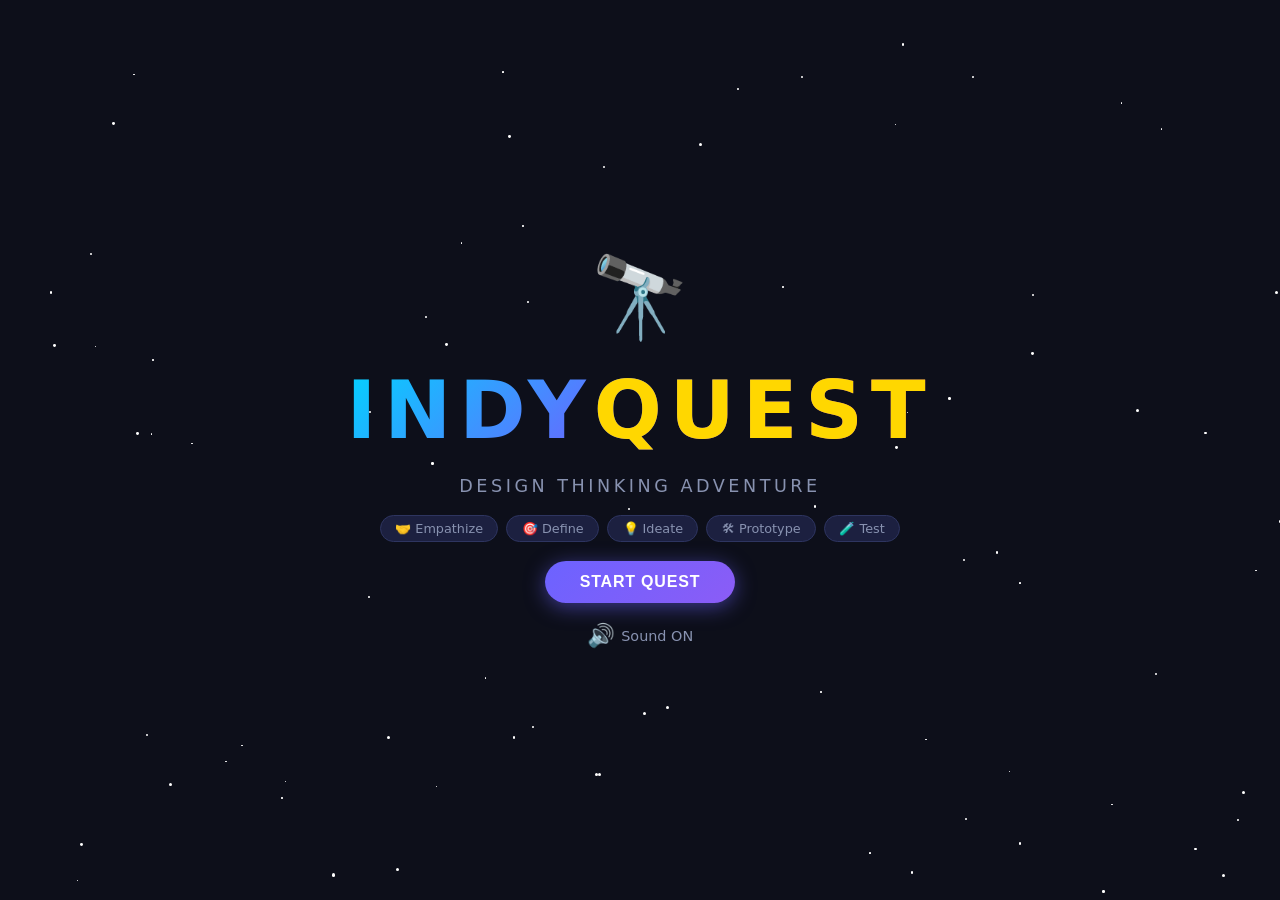
<file: index.html>
<!DOCTYPE html>
<html lang="en">
<head>
  <meta charset="UTF-8" />
  <meta name="viewport" content="width=device-width, initial-scale=1.0" />
  <title>Indy Design Thinking Quest</title>
  <link rel="stylesheet" href="style.css" />
</head>
<body>

<!-- ═══════════════════════════════════════════════════════ SCREENS ══ -->

<!-- TITLE SCREEN -->
<div id="screen-title" class="screen active">
  <div class="stars" id="stars"></div>
  <div class="title-content">
    <div class="title-logo">🔭</div>
    <h1 class="title-text">INDY<span class="highlight">QUEST</span></h1>
    <p class="subtitle">Design Thinking Adventure</p>
    <div class="stage-badges">
      <span class="badge">🤝 Empathize</span>
      <span class="badge">🎯 Define</span>
      <span class="badge">💡 Ideate</span>
      <span class="badge">🛠 Prototype</span>
      <span class="badge">🧪 Test</span>
    </div>
    <button class="btn btn-primary pulse" onclick="goToCharacter()">START QUEST</button>
    <div class="sound-toggle-wrap">
      <button class="btn-icon" id="btn-sound" onclick="toggleSound()" title="Toggle Sound">🔊</button>
      <span>Sound ON</span>
    </div>
  </div>
</div>

<!-- CHARACTER SELECT -->
<div id="screen-character" class="screen">
  <div class="screen-header">
    <h2>Choose Your Design Thinker</h2>
    <p>Each hero brings a unique superpower to your quest!</p>
  </div>
  <div class="character-grid">
    <div class="character-card" onclick="selectCharacter(this,'Nova','🚀','Rapid Prototyper','You move fast and test often—fail early, learn faster!')">
      <div class="char-avatar">🚀</div>
      <div class="char-name">Nova</div>
      <div class="char-power">Rapid Prototyper</div>
      <div class="char-desc">Builds mockups at the speed of light</div>
    </div>
    <div class="character-card" onclick="selectCharacter(this,'Echo','🎧','Empathy Master','You listen deeply and understand people like no one else!')">
      <div class="char-avatar">🎧</div>
      <div class="char-name">Echo</div>
      <div class="char-power">Empathy Master</div>
      <div class="char-desc">Reads emotions and uncovers hidden needs</div>
    </div>
    <div class="character-card" onclick="selectCharacter(this,'Blaze','⚡','Idea Generator','Your brainstorms are legendary—quantity over quality, first!')">
      <div class="char-avatar">⚡</div>
      <div class="char-name">Blaze</div>
      <div class="char-power">Idea Generator</div>
      <div class="char-desc">Generates 100 ideas before breakfast</div>
    </div>
    <div class="character-card" onclick="selectCharacter(this,'Sage','🔬','Systems Thinker','You see connections others miss and define problems precisely!')">
      <div class="char-avatar">🔬</div>
      <div class="char-name">Sage</div>
      <div class="char-power">Systems Thinker</div>
      <div class="char-desc">Breaks down complex problems with ease</div>
    </div>
  </div>
</div>

<!-- HUD (visible during gameplay) -->
<div id="hud" class="hud hidden">
  <div class="hud-left">
    <span id="hud-char">🚀 Nova</span>
    <div class="xp-bar-wrap">
      <div class="xp-bar" id="xp-bar"></div>
    </div>
    <span id="hud-xp">0 XP</span>
  </div>
  <div class="hud-center">
    <div class="stage-tracker" id="stage-tracker"></div>
  </div>
  <div class="hud-right">
    <span>⭐ <span id="hud-score">0</span></span>
    <span>❤️ <span id="hud-lives">3</span></span>
    <button class="btn-icon" id="btn-sound-hud" onclick="toggleSound()" title="Toggle Sound">🔊</button>
  </div>
</div>

<!-- STAGE INTRO -->
<div id="screen-stage-intro" class="screen">
  <div class="stage-intro-content">
    <div class="stage-icon" id="intro-icon">🤝</div>
    <div class="stage-number" id="intro-stage-num">Stage 1 of 5</div>
    <h2 id="intro-stage-name">Empathize</h2>
    <p id="intro-stage-desc">Walk in someone else's shoes to truly understand their needs.</p>
    <div class="intro-tip" id="intro-tip"></div>
    <button class="btn btn-primary" onclick="startStage()">LET'S GO! ▶</button>
  </div>
</div>

<!-- QUESTION SCREEN -->
<div id="screen-question" class="screen">
  <div class="question-wrap">
    <div class="question-meta">
      <span class="q-stage-tag" id="q-stage-tag">🤝 Empathize</span>
      <span class="q-num" id="q-num">Q 1 / 4</span>
    </div>
    <div class="question-box">
      <p class="scenario-label" id="scenario-label"></p>
      <h3 id="question-text">Question text here</h3>
    </div>
    <div class="answers" id="answers"></div>
    <div class="feedback-banner hidden" id="feedback-banner">
      <span id="feedback-icon">✅</span>
      <span id="feedback-text"></span>
    </div>
  </div>
</div>

<!-- MINI-GAME: SORT CHALLENGE -->
<div id="screen-sort" class="screen">
  <div class="sort-wrap">
    <div class="question-meta">
      <span class="q-stage-tag" id="sort-stage-tag">💡 Ideate</span>
      <span>CHALLENGE</span>
    </div>
    <h3 id="sort-title">Sort these ideas!</h3>
    <p id="sort-instruction">Drag or click ideas into the correct category.</p>
    <div class="sort-grid">
      <div class="sort-column" id="sort-col-a">
        <div class="sort-col-header" id="sort-col-a-label">Category A</div>
        <div class="sort-drop-zone" id="drop-a" ondragover="event.preventDefault()" ondrop="onDrop(event,'a')"></div>
      </div>
      <div class="sort-items-pool" id="sort-pool"></div>
      <div class="sort-column" id="sort-col-b">
        <div class="sort-col-header" id="sort-col-b-label">Category B</div>
        <div class="sort-drop-zone" id="drop-b" ondragover="event.preventDefault()" ondrop="onDrop(event,'b')"></div>
      </div>
    </div>
    <button class="btn btn-primary" id="sort-submit" onclick="checkSort()">CHECK ANSWERS</button>
    <div class="feedback-banner hidden" id="sort-feedback">
      <span id="sort-feedback-icon">✅</span>
      <span id="sort-feedback-text"></span>
    </div>
  </div>
</div>

<!-- STAGE COMPLETE -->
<div id="screen-stage-complete" class="screen">
  <div class="stage-complete-content">
    <div class="badge-earned" id="badge-earned">🏅</div>
    <h2>Stage Complete!</h2>
    <p id="stage-complete-msg">You've mastered Empathize!</p>
    <div class="stars-earned" id="stars-earned"></div>
    <div class="xp-gained" id="xp-gained">+150 XP</div>
    <div class="insight-box" id="insight-box"></div>
    <button class="btn btn-primary" onclick="nextStage()">CONTINUE →</button>
  </div>
</div>

<!-- GAME OVER -->
<div id="screen-gameover" class="screen">
  <div class="gameover-content">
    <div class="gameover-icon">💔</div>
    <h2>Quest Paused!</h2>
    <p>Don't give up—design thinkers learn from every attempt!</p>
    <button class="btn btn-primary" onclick="restartGame()">TRY AGAIN 🔄</button>
    <button class="btn btn-secondary" onclick="goToTitle()">Main Menu</button>
  </div>
</div>

<!-- VICTORY SCREEN -->
<div id="screen-victory" class="screen">
  <div class="stars" id="victory-stars"></div>
  <div class="victory-content">
    <div class="trophy">🏆</div>
    <h1>QUEST COMPLETE!</h1>
    <p id="victory-char-name">Nova</p>
    <p class="victory-subtitle">You've mastered all 5 stages of Design Thinking!</p>
    <div class="final-score-wrap">
      <div class="final-score-item">
        <span class="fs-num" id="final-score">0</span>
        <span class="fs-label">Total Score</span>
      </div>
      <div class="final-score-item">
        <span class="fs-num" id="final-xp">0</span>
        <span class="fs-label">XP Earned</span>
      </div>
      <div class="final-score-item">
        <span class="fs-num" id="final-badge-count">5</span>
        <span class="fs-label">Badges</span>
      </div>
    </div>
    <div class="badges-collected" id="badges-collected"></div>
    <div class="certificate">
      <p>🎓 <strong id="cert-name">Nova</strong> is now a certified Design Thinker!</p>
    </div>
    <button class="btn btn-primary" onclick="restartGame()">PLAY AGAIN</button>
    <button class="btn btn-secondary" onclick="goToTitle()">Main Menu</button>
  </div>
</div>

<!-- FLOATING TOAST -->
<div id="toast" class="toast hidden"></div>

<!-- CONFETTI CANVAS -->
<canvas id="confetti-canvas"></canvas>

<script src="game.js"></script>
</body>
</html>
</file>
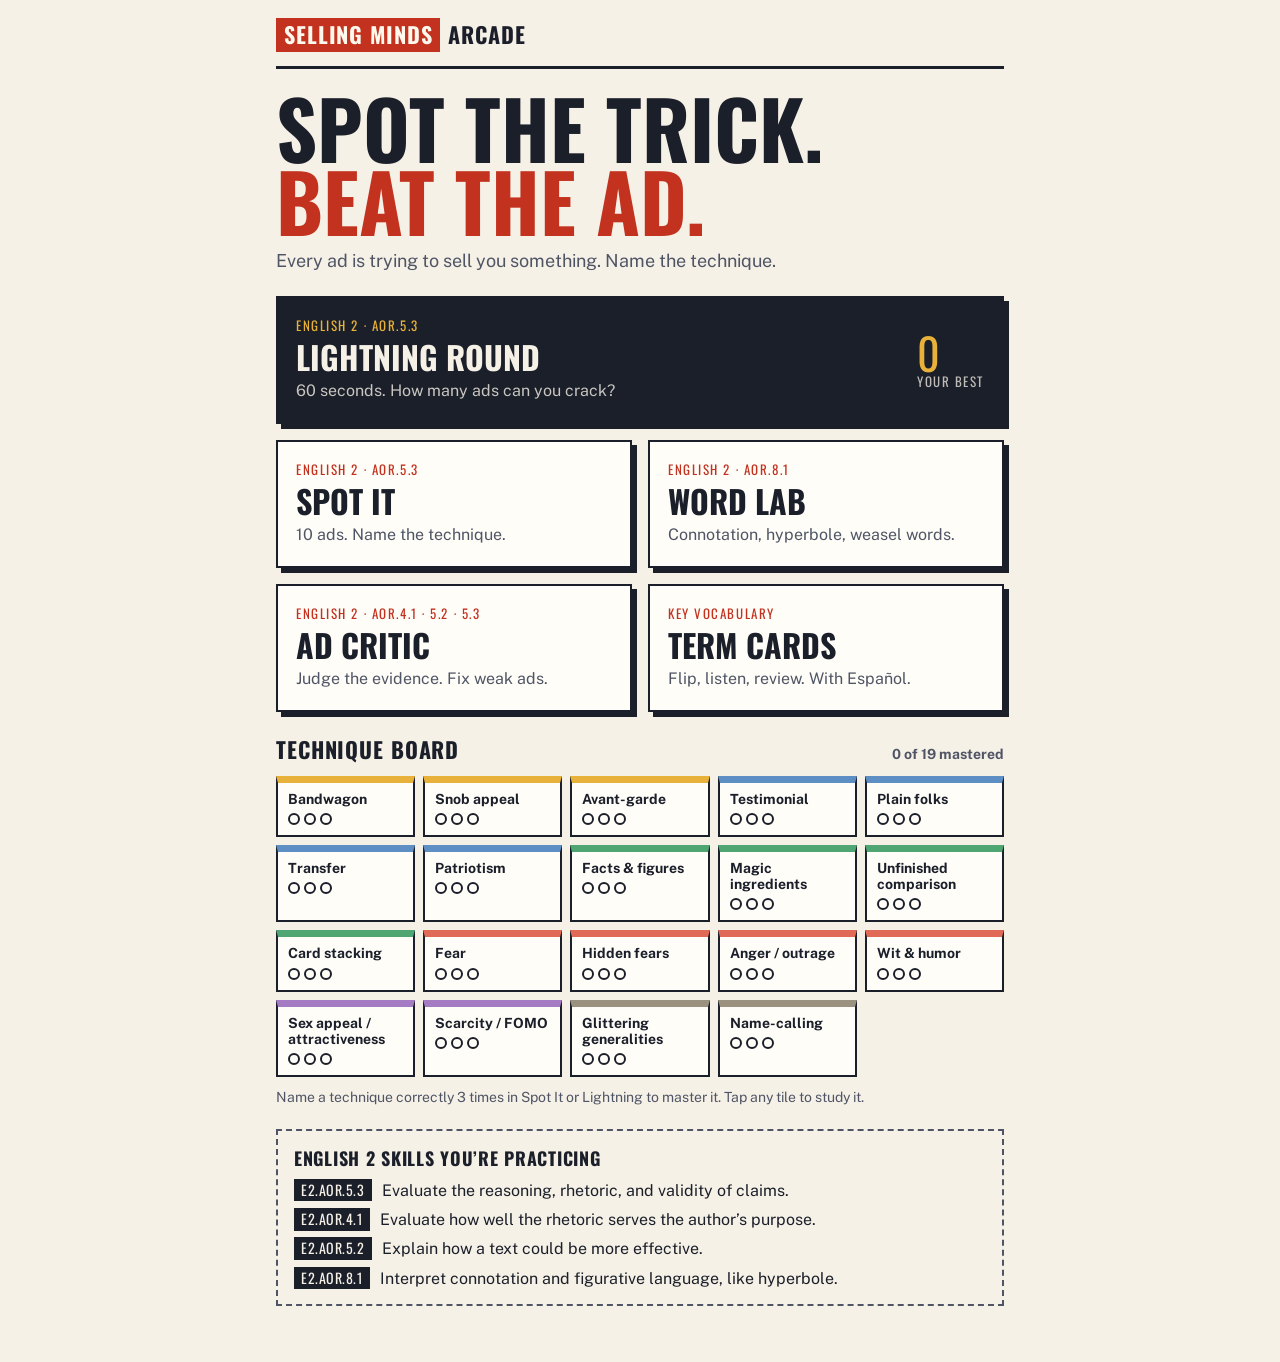
<file: selling-minds-arcade/index.html>
<!DOCTYPE html>
<html lang="en">
<head>
<meta charset="utf-8">
<meta name="viewport" content="width=device-width, initial-scale=1, viewport-fit=cover">
<style>:root{padding-top:env(safe-area-inset-top,0px);padding-bottom:env(safe-area-inset-bottom,0px)}body{margin:0}img{max-width:100%}[hidden]{display:none!important}</style>
<title>Selling Minds Arcade</title>
<meta name="claude:viewport-fit-sides" content="cover">
<link rel="preconnect" href="https://fonts.googleapis.com">
<link rel="preconnect" href="https://fonts.gstatic.com" crossorigin>
<link rel="stylesheet" href="https://fonts.googleapis.com/css2?family=Oswald:wght@500;700&family=Public+Sans:wght@400;600;800&display=swap">
<style>
/* Layout: one 760px play column; every ad is a printed poster slapped on the table with a hard ink shadow, matching the unit deck */
:root{
  --paper:#F6F1E7; --card:#FFFDF8; --ink:#1B1F2A; --ink-2:#4F5565; --shadow:#1B1F2A;
  --red:#C2321F; --on-red:#FFF8EC; --gold:#E8B23A; --blue:#2F5D8A;
  --good:#24724A; --good-bg:#DDF0E3; --bad:#B42B1A; --bad-bg:#F9DFD9;
  --c-belong:#E8B23A; --c-trust:#5E8FC4; --c-logic:#4FA673; --c-emotion:#E06A55; --c-attract:#A57BC4; --c-words:#9A917F; --c-vocab:#1B1F2A;
  --display:'Oswald','Arial Narrow',Arial,sans-serif;
  --body:'Public Sans',system-ui,-apple-system,'Segoe UI',Arial,sans-serif;
}
@media (prefers-color-scheme: dark){:root:not([data-theme="light"]){
  --paper:#13161D; --card:#1E232D; --ink:#F2EDE3; --ink-2:#B1B7C3; --shadow:#3B4252;
  --red:#F0604F; --on-red:#1B1F2A; --gold:#F2C45A; --blue:#8DB8E8;
  --good:#5CC88A; --good-bg:#17311F; --bad:#FF8A78; --bad-bg:#3B1E1A;
  --c-belong:#F2C45A; --c-trust:#7FAEE0; --c-logic:#6CC48E; --c-emotion:#F08A76; --c-attract:#C49BE0; --c-words:#B8AF9C; --c-vocab:#F2EDE3;
  color-scheme:dark}}
:root[data-theme="dark"]{
  --paper:#13161D; --card:#1E232D; --ink:#F2EDE3; --ink-2:#B1B7C3; --shadow:#3B4252;
  --red:#F0604F; --on-red:#1B1F2A; --gold:#F2C45A; --blue:#8DB8E8;
  --good:#5CC88A; --good-bg:#17311F; --bad:#FF8A78; --bad-bg:#3B1E1A;
  --c-belong:#F2C45A; --c-trust:#7FAEE0; --c-logic:#6CC48E; --c-emotion:#F08A76; --c-attract:#C49BE0; --c-words:#B8AF9C; --c-vocab:#F2EDE3;
  color-scheme:dark}

*{box-sizing:border-box}
body{background:var(--paper);color:var(--ink);font-family:var(--body);font-size:16px;line-height:1.45}
.wrap{max-width:760px;margin:0 auto;padding-block:18px 56px;padding-left:max(16px,env(safe-area-inset-left,0px));padding-right:max(16px,env(safe-area-inset-right,0px));display:flex;flex-direction:column;gap:22px}
button{font:inherit;color:inherit}
button:focus-visible,[tabindex]:focus-visible{outline:3px solid var(--blue);outline-offset:3px}
h1,h2,h3,p{margin:0}

/* top bar */
.top{display:flex;align-items:center;justify-content:space-between;gap:12px;flex-wrap:wrap;padding-bottom:14px;border-bottom:3px solid var(--ink)}
.logo{background:none;border:0;padding:0;cursor:pointer;display:flex;align-items:center;gap:8px;font-family:var(--display);font-weight:700;font-size:22px;letter-spacing:.04em;text-transform:uppercase}
.logo .mark{background:var(--red);color:var(--on-red);padding:1px 8px}
.stats{display:flex;gap:8px;flex-wrap:wrap}
.pill{font-family:var(--display);font-size:15px;letter-spacing:.06em;text-transform:uppercase;border:2px solid var(--ink);padding:3px 10px;background:var(--card);font-variant-numeric:tabular-nums;white-space:nowrap}
.pill.hot{background:var(--gold);color:#1B1F2A;border-color:#1B1F2A}
.bump{animation:bump .35s}
@keyframes bump{40%{transform:scale(1.18)}}

/* home */
.hero{display:flex;flex-direction:column;gap:10px}
.hero h1{font-family:var(--display);font-weight:700;font-size:clamp(44px,10vw,80px);line-height:.92;text-transform:uppercase;text-wrap:balance}
.hero h1 em{font-style:normal;color:var(--red)}
.hero p{color:var(--ink-2);font-size:18px}
.modes{display:grid;grid-template-columns:repeat(2,minmax(0,1fr));gap:16px}
.mode{text-align:left;background:var(--card);border:2px solid var(--ink);box-shadow:5px 5px 0 var(--shadow);padding:18px 18px 20px;cursor:pointer;display:flex;flex-direction:column;gap:6px;transition:transform .12s,box-shadow .12s;min-width:0}
.mode:hover{transform:translate(-2px,-2px);box-shadow:7px 7px 0 var(--shadow)}
.mode:active{transform:translate(3px,3px);box-shadow:2px 2px 0 var(--shadow)}
.mode .k{font-family:var(--display);font-size:13px;letter-spacing:.12em;text-transform:uppercase;color:var(--red)}
.mode h2{font-family:var(--display);font-weight:700;font-size:32px;line-height:1;text-transform:uppercase}
.mode p{color:var(--ink-2)}
.mode.feature{grid-column:1/-1;background:var(--ink);color:var(--paper);flex-direction:row;align-items:center;justify-content:space-between;gap:16px;flex-wrap:wrap}
.mode.feature .k{color:var(--gold)}
.mode.feature p{color:var(--paper);opacity:.8}
.mode.feature .best{font-family:var(--display);font-size:44px;line-height:1;font-variant-numeric:tabular-nums;color:var(--gold)}
.mode.feature .best small{display:block;font-size:13px;letter-spacing:.12em;text-transform:uppercase;color:var(--paper);opacity:.75}

.section-h{font-family:var(--display);font-size:22px;text-transform:uppercase;letter-spacing:.04em;display:flex;justify-content:space-between;align-items:baseline;gap:12px;flex-wrap:wrap}
.section-h span{font-family:var(--body);font-size:14px;letter-spacing:0;text-transform:none;color:var(--ink-2)}
.board{display:grid;grid-template-columns:repeat(auto-fill,minmax(136px,1fr));gap:8px}
.badge{border:2px solid var(--ink);border-top:7px solid var(--cl);background:var(--card);padding:8px 10px 10px;text-align:left;cursor:pointer;display:flex;flex-direction:column;gap:6px;min-width:0}
.badge b{font-size:14px;line-height:1.15}
.badge.master{background:var(--paper);box-shadow:3px 3px 0 var(--cl)}
.badge .done{font-family:var(--display);font-size:11px;letter-spacing:.12em;text-transform:uppercase;color:var(--ink-2)}
.pips{display:flex;gap:4px}
.pip{width:12px;height:12px;border:2px solid var(--ink);border-radius:50%}
.pip.on{background:var(--cl)}
.stds{border:2px dashed var(--ink-2);padding:14px 16px;display:flex;flex-direction:column;gap:8px}
.stds ul{margin:0;padding:0;list-style:none;display:flex;flex-direction:column;gap:6px}
.stds li{display:flex;gap:10px;align-items:baseline}
.stds code{font-family:var(--display);font-size:14px;letter-spacing:.04em;background:var(--ink);color:var(--paper);padding:1px 7px;white-space:nowrap}

/* play */
.playhead{display:flex;align-items:center;gap:12px;flex-wrap:wrap}
.mode-name{font-family:var(--display);font-size:18px;text-transform:uppercase;letter-spacing:.06em}
.std{font-family:var(--display);font-size:12px;letter-spacing:.1em;text-transform:uppercase;border:2px solid var(--ink);padding:1px 7px;color:var(--ink-2)}
.progress{flex:1;min-width:120px;height:12px;border:2px solid var(--ink);background:var(--card)}
.progress i{display:block;height:100%;background:var(--red);transition:width .3s}
.count{font-family:var(--display);font-variant-numeric:tabular-nums}
.timer{font-family:var(--display);font-size:30px;line-height:1;font-variant-numeric:tabular-nums;min-width:56px;text-align:center;border:3px solid var(--ink);padding:4px 8px;background:var(--card)}
.timer.low{background:var(--red);color:var(--on-red)}
.spacer{flex:1}
.quit{background:none;border:0;text-decoration:underline;cursor:pointer;color:var(--ink-2);padding:4px}
.prompt{font-family:var(--display);font-weight:700;font-size:28px;line-height:1.05;text-transform:uppercase}

.aud{display:flex;gap:10px;align-items:baseline;font-weight:600;flex-wrap:wrap}
.aud span,.ad .pic span{font-family:var(--display);font-weight:500;letter-spacing:.12em;text-transform:uppercase;font-size:12px}
.aud span{background:var(--gold);color:#1B1F2A;padding:1px 7px}
.ad,.quote{border:3px solid var(--ink);box-shadow:8px 8px 0 var(--shadow);padding:20px 22px 24px;display:flex;flex-direction:column;gap:14px;transform:rotate(-.6deg);animation:slap .32s cubic-bezier(.2,.9,.3,1.3)}
.ad{background:var(--ad-bg);color:var(--ad-fg)}
.quote{background:var(--card);color:var(--ink);flex-direction:row;align-items:center;justify-content:space-between;gap:12px}
@keyframes slap{from{transform:rotate(-5deg) scale(.9);opacity:.3}}
.ad-top{display:flex;justify-content:space-between;align-items:center;gap:10px}
.brand{font-family:var(--display);font-size:14px;letter-spacing:.2em;text-transform:uppercase}
.slogan{font-family:var(--display);font-weight:700;font-size:clamp(28px,6.4vw,46px);line-height:1.06;text-wrap:balance;min-width:0}
.ad .pic{font-size:15px;border-top:2px dashed currentColor;padding-top:10px;display:flex;gap:8px;align-items:baseline;flex-wrap:wrap}
.blank{display:inline-block;min-width:3.2em;border-bottom:5px solid var(--red);color:var(--red);text-align:center}
.say{flex:none;width:42px;height:42px;border-radius:50%;border:2px solid currentColor;background:transparent;cursor:pointer;display:grid;place-items:center}

.choices{display:grid;grid-template-columns:repeat(2,minmax(0,1fr));gap:12px}
.choices.long{grid-template-columns:1fr}
.choice{text-align:left;font-weight:700;font-size:18px;line-height:1.25;background:var(--card);border:2px solid var(--ink);box-shadow:4px 4px 0 var(--shadow);padding:13px 14px;cursor:pointer;display:flex;gap:12px;align-items:center;min-height:62px;min-width:0;transition:transform .1s,box-shadow .1s}
.choice:hover:not(:disabled){transform:translate(-1px,-1px);box-shadow:5px 5px 0 var(--shadow)}
.choice:active:not(:disabled){transform:translate(3px,3px);box-shadow:1px 1px 0 var(--shadow)}
.choice .n{flex:none;font-family:var(--display);font-size:14px;width:28px;height:28px;border:2px solid currentColor;display:grid;place-items:center}
.choice:disabled{cursor:default}
.choice.right{background:var(--good-bg);border-color:var(--good);box-shadow:4px 4px 0 var(--good)}
.choice.wrong{background:var(--bad-bg);border-color:var(--bad);box-shadow:4px 4px 0 var(--bad);animation:shake .35s}
.choice.dim{opacity:.45}
.choice .mark{margin-left:auto;font-family:var(--display);font-size:13px;letter-spacing:.08em;text-transform:uppercase}
@keyframes shake{25%{transform:translateX(-6px)}75%{transform:translateX(6px)}}

.tokens{display:flex;flex-wrap:wrap;gap:10px}
.tok{font-family:var(--display);font-weight:700;font-size:clamp(24px,5.4vw,36px);line-height:1.1;background:var(--card);border:2px dashed var(--ink-2);padding:6px 14px;cursor:pointer}
.tok:hover:not(:disabled){border-style:solid;border-color:var(--ink)}
.tok:disabled{cursor:default}
.tok.hit{background:var(--gold);color:#1B1F2A;border:2px solid #1B1F2A}
.tok.miss{background:var(--bad-bg);border:2px solid var(--bad);animation:shake .35s}

.tools{display:flex;gap:10px;align-items:center;flex-wrap:wrap}
.linkbtn{background:var(--card);border:2px solid var(--ink);padding:6px 12px;cursor:pointer;font-weight:600}
.hint{border-left:6px solid var(--gold);background:var(--card);padding:10px 14px}

.fb{border:2px solid var(--ink);border-left:12px solid var(--good);background:var(--card);padding:16px 18px;display:flex;flex-direction:column;gap:8px;animation:rise .25s}
.fb.no{border-left-color:var(--bad)}
.fb .v{font-family:var(--display);font-weight:700;font-size:26px;text-transform:uppercase;line-height:1}
.fb .ask{color:var(--ink-2)}
@keyframes rise{from{transform:translateY(8px);opacity:.3}}
.chip{display:inline-flex;align-items:center;gap:7px;font-weight:800;font-size:15px;border:2px solid var(--ink);padding:3px 11px;background:var(--paper);cursor:default}
button.chip{cursor:pointer}
.chip::before{content:"";width:11px;height:11px;border-radius:50%;background:var(--cl);border:1px solid var(--ink)}
.chips{display:flex;flex-wrap:wrap;gap:8px}
.btn{font-family:var(--display);font-weight:500;font-size:20px;text-transform:uppercase;letter-spacing:.06em;background:var(--red);color:var(--on-red);border:2px solid var(--ink);box-shadow:4px 4px 0 var(--shadow);padding:9px 22px;cursor:pointer;align-self:flex-start}
.btn:active{transform:translate(3px,3px);box-shadow:1px 1px 0 var(--shadow)}
.btn.ghost{background:var(--card);color:var(--ink)}
.row{display:flex;gap:12px;flex-wrap:wrap}

/* end */
.endcard{background:var(--card);border:3px solid var(--ink);box-shadow:8px 8px 0 var(--shadow);padding:24px;display:flex;flex-direction:column;gap:16px}
.eyebrow{font-family:var(--display);font-size:14px;letter-spacing:.12em;text-transform:uppercase;color:var(--red)}
.big{font-family:var(--display);font-weight:700;font-size:clamp(80px,22vw,140px);line-height:.85;font-variant-numeric:tabular-nums}
.unit{font-family:var(--display);font-size:20px;text-transform:uppercase;letter-spacing:.06em;color:var(--ink-2)}

/* flashcards */
.seg{display:flex;border:2px solid var(--ink)}
.seg button{background:var(--card);border:0;padding:5px 12px;cursor:pointer;font-weight:600}
.seg button+button{border-left:2px solid var(--ink)}
.seg button[aria-pressed="true"]{background:var(--ink);color:var(--paper)}
.flash{perspective:1200px}
.flip{position:relative;height:300px;transform-style:preserve-3d;transition:transform .5s;cursor:pointer}
.flip.on{transform:rotateY(180deg)}
.face{position:absolute;inset:0;backface-visibility:hidden;-webkit-backface-visibility:hidden;border:3px solid var(--ink);box-shadow:8px 8px 0 var(--shadow);background:var(--card);padding:22px 24px;display:flex;flex-direction:column;gap:12px;overflow:auto}
.front{border-top:14px solid var(--cl);justify-content:center;align-items:flex-start}
.front .term{font-family:var(--display);font-weight:700;font-size:clamp(40px,10vw,68px);line-height:.95;text-transform:uppercase;text-wrap:balance}
.front .tap{color:var(--ink-2);font-size:14px}
.back{transform:rotateY(180deg);background:var(--paper);justify-content:center}
.back .def{font-size:clamp(20px,4.6vw,26px);font-weight:800;line-height:1.2}
.back .ex{font-family:var(--display);font-size:20px;border-left:5px solid var(--red);padding-left:12px}
.back .es{color:var(--ink-2)}
.back .es span{font-family:var(--display);font-size:12px;letter-spacing:.12em;text-transform:uppercase;border:2px solid var(--ink-2);padding:0 6px;margin-right:6px}
.cardnav{display:flex;gap:10px;align-items:center;flex-wrap:wrap}

.confetti{position:fixed;top:-10px;width:10px;height:16px;pointer-events:none;z-index:50;animation:fall 1.3s ease-in forwards}
@keyframes fall{to{transform:translate(var(--dx),105vh) rotate(var(--r));opacity:.9}}

@media (max-width:560px){
  .modes,.choices{grid-template-columns:1fr}
  .choice{min-height:54px;font-size:17px}
  .prompt{font-size:24px}
  .quote{flex-direction:column;align-items:flex-start}
}
@media (prefers-reduced-motion:reduce){
  *,*::before,*::after{animation:none!important;transition:none!important}
}
</style>
</head>
<body>

<div class="wrap">
  <header class="top">
    <button class="logo" data-act="home" aria-label="Arcade home"><span class="mark">Selling Minds</span> Arcade</button>
    <div class="stats" id="stats" hidden>
      <span class="pill" id="pScore">0 pts</span>
      <span class="pill" id="pStreak">Streak 0</span>
    </div>
  </header>

  <main id="home">
    <div class="wrap" style="padding:0">
      <section class="hero">
        <h1>Spot the trick.<br><em>Beat the ad.</em></h1>
        <p>Every ad is trying to sell you something. Name the technique.</p>
      </section>

      <section class="modes" aria-label="Game modes">
        <button class="mode feature" data-act="go" data-to="lightning">
          <span style="display:flex;flex-direction:column;gap:6px">
            <span class="k">English 2 · AOR.5.3</span>
            <h2>Lightning Round</h2>
            <p>60 seconds. How many ads can you crack?</p>
          </span>
          <span class="best" id="bestL">0<small>your best</small></span>
        </button>
        <button class="mode" data-act="go" data-to="spot">
          <span class="k">English 2 · AOR.5.3</span>
          <h2>Spot It</h2>
          <p>10 ads. Name the technique.</p>
        </button>
        <button class="mode" data-act="go" data-to="words">
          <span class="k">English 2 · AOR.8.1</span>
          <h2>Word Lab</h2>
          <p>Connotation, hyperbole, weasel words.</p>
        </button>
        <button class="mode" data-act="go" data-to="critic">
          <span class="k">English 2 · AOR.4.1 · 5.2 · 5.3</span>
          <h2>Ad Critic</h2>
          <p>Judge the evidence. Fix weak ads.</p>
        </button>
        <button class="mode" data-act="go" data-to="terms">
          <span class="k">Key vocabulary</span>
          <h2>Term Cards</h2>
          <p>Flip, listen, review. With Español.</p>
        </button>
      </section>

      <section style="display:flex;flex-direction:column;gap:10px" aria-label="Technique mastery">
        <h3 class="section-h">Technique board <span id="masterCount">0 of 19 mastered</span></h3>
        <div class="board" id="board"></div>
        <p style="color:var(--ink-2);font-size:14px">Name a technique correctly 3 times in Spot It or Lightning to master it. Tap any tile to study it.</p>
      </section>

      <section class="stds" aria-label="English 2 standards">
        <h3 class="section-h" style="font-size:18px">English 2 skills you’re practicing</h3>
        <ul>
          <li><code>E2.AOR.5.3</code><span>Evaluate the reasoning, rhetoric, and validity of claims.</span></li>
          <li><code>E2.AOR.4.1</code><span>Evaluate how well the rhetoric serves the author’s purpose.</span></li>
          <li><code>E2.AOR.5.2</code><span>Explain how a text could be more effective.</span></li>
          <li><code>E2.AOR.8.1</code><span>Interpret connotation and figurative language, like hyperbole.</span></li>
        </ul>
      </section>
    </div>
  </main>

  <main id="play" hidden style="display:flex;flex-direction:column;gap:20px"></main>
  <main id="terms" hidden style="display:flex;flex-direction:column;gap:18px"></main>
  <main id="end" hidden></main>
</div>

<script>
/* ---------- data ---------- */
const CL = {belong:"Belonging & status", trust:"Trust & identity", logic:"Logic or “logic”", emotion:"Emotion", attract:"Attraction & urgency", words:"Loaded words"};
const T = {
  bandwagon:{n:"Bandwagon",es:"Efecto de arrastre",c:"belong",ap:"pathos",d:"Everyone is doing it, so you should too.",h:"You’ll be left out.",q:"Does popular mean good for me?"},
  snob:{n:"Snob appeal",es:"Atractivo esnob",c:"belong",ap:"pathos",d:"Only rich or special people use this.",h:"Buy it to feel elite.",q:"What am I really paying for?"},
  avant:{n:"Avant-garde",es:"Vanguardia",c:"belong",ap:"pathos",d:"Be the first. This is the future.",h:"New means cool.",q:"Is new actually better?"},
  testimonial:{n:"Testimonial",es:"Testimonio",c:"trust",ap:"ethos",d:"A famous person or expert says it’s good.",h:"Trust them, not yourself.",q:"Were they paid? Are they an expert on this?"},
  plain:{n:"Plain folks",es:"Gente común",c:"trust",ap:"ethos",d:"Regular, hard-working people like you use this.",h:"We’re just like you.",q:"Does “like me” make it good?"},
  transfer:{n:"Transfer",es:"Transferencia",c:"trust",ap:"pathos",d:"Links the product to a symbol people love.",h:"The good feeling moves to the product.",q:"What does the picture have to do with the product?"},
  patriotism:{n:"Patriotism",es:"Patriotismo",c:"trust",ap:"pathos",d:"Buying it shows you love your country.",h:"Good citizens buy this.",q:"Does buying it really help my country?"},
  facts:{n:"Facts & figures",es:"Datos y cifras",c:"logic",ap:"logos",d:"Numbers, tests, or studies prove the point.",h:"It’s science, so trust it.",q:"Who did the test? How many people?"},
  magic:{n:"Magic ingredients",es:"Ingredientes mágicos",c:"logic",ap:"logos",d:"A special-sounding ingredient makes it work.",h:"Secret science you can’t check.",q:"What does that ingredient actually do?"},
  unfinished:{n:"Unfinished comparison",es:"Comparación incompleta",c:"logic",ap:"logos",d:"Says “more” or “better” but never says than what.",h:"Sounds measured, proves nothing.",q:"More than what?"},
  card:{n:"Card stacking",es:"Datos selectivos",c:"logic",ap:"logos",d:"Shows only the good facts. Hides the bad.",h:"Don’t read the fine print.",q:"What’s in the fine print?"},
  fear:{n:"Fear",es:"Miedo",c:"emotion",ap:"pathos",d:"Shows a scary danger if you don’t act.",h:"Act now or suffer.",q:"How likely is this danger, really?"},
  hidden:{n:"Hidden fears",es:"Miedos ocultos",c:"emotion",ap:"pathos",d:"Plays on a private worry, then sells the cure.",h:"Something is wrong with you.",q:"Did I worry about this before the ad?"},
  anger:{n:"Anger / outrage",es:"Ira / indignación",c:"emotion",ap:"pathos",d:"Makes you angry so you click, share, or buy.",h:"Your anger is their profit.",q:"Who gains if I get angry?"},
  humor:{n:"Wit & humor",es:"Ingenio y humor",c:"emotion",ap:"pathos",d:"Makes you laugh so you remember it.",h:"Laughing means liking.",q:"Does the joke tell me anything about the product?"},
  attract:{n:"Sex appeal / attractiveness",es:"Atractivo físico",c:"attract",ap:"pathos",d:"Says the product will make you attractive or popular.",h:"Buy this and people will want you.",q:"Is the photo edited? Will it really change me?"},
  scarcity:{n:"Scarcity / FOMO",es:"Escasez / miedo a perderse algo",c:"attract",ap:"pathos",d:"Limited time or stock. Decide fast.",h:"Don’t stop to think.",q:"Will it really be gone? Do I need it?"},
  glitter:{n:"Glittering generalities",es:"Generalidades brillantes",c:"words",ap:"pathos",d:"Shiny words that sound good but prove nothing.",h:"Feel good. Don’t check.",q:"What does that word actually prove?"},
  namecall:{n:"Name-calling",es:"Insultos / descalificación",c:"words",ap:"pathos",d:"Attacks a rival with negative labels.",h:"They’re bad, so we’re good.",q:"Is there proof, or only an insult?"}
};
const KEYS = Object.keys(T);

const ADS = [
  ["bandwagon","SnapCam","10 million teens already use it. Don’t get left behind."],
  ["bandwagon","Kickz","Everyone at school is wearing them. Are you?"],
  ["bandwagon","StreamBox","Join 50 million fans streaming tonight."],
  ["snob","Velour Watches","Not for everyone."],
  ["snob","Aurum Card","By invitation only."],
  ["snob","Maison Lune","Luxury, for those who know.","A gold-trimmed hotel lobby"],
  ["avant","X1 Headphones","The sound of 2030, available today."],
  ["avant","Orbit Phone","Be the first to hold the future."],
  ["avant","Glide Shoes","Next-gen cushioning nobody else has."],
  ["testimonial","CleanHands","“I’m a nurse, and I only trust CleanHands.”"],
  ["testimonial","Volt Sports Drink","Champions choose Volt.","A pro soccer star drinking Volt"],
  ["testimonial","KidVita","“As a pediatrician, I give these to my own kids.” — Dr. Ruiz"],
  ["plain","Ridge Trucks","Real farmers. Real families.","A dusty truck on a family farm"],
  ["plain","Mama Rosa’s Sauce","Made in a small kitchen, just like yours."],
  ["plain","Main Street Bank","We’re your neighbors, not a big-city bank."],
  ["transfer","Pure Leaf Soap","Feel the morning.","Green leaves, a waterfall, and a sunrise"],
  ["transfer","Harmony Coffee","Every family moment starts here.","A family laughing at breakfast"],
  ["transfer","Summit Water","Taste the mountain.","A snowy mountain peak"],
  ["patriotism","Liberty Motors","Built here. Proud like you.","A waving flag and fireworks"],
  ["patriotism","Anthem Jeans","Made in the USA, for the USA."],
  ["patriotism","Homeland Grill","Fire it up. It’s the American way.","A grill on a porch draped in red, white, and blue"],
  ["facts","Grip Tires","Stopped 12 feet shorter in a test of 2,000 drivers."],
  ["facts","PowerCell","Lasts 24 hours. Tested by an independent lab."],
  ["facts","FiberCrunch","8 grams of fiber in every bowl."],
  ["magic","SmoothSkin Lotion","Now with HydraLock-7 complex!"],
  ["magic","ZapGel","Powered by micro-crystal technology."],
  ["magic","Rise Shampoo","With our secret Keratin-Plus formula."],
  ["unfinished","Zoom Detergent","40% more cleaning power!"],
  ["unfinished","Crunchos","Now with 25% less fat!"],
  ["unfinished","Flash Mascara","Lashes look 3x longer!"],
  ["card","BrightSmile","Whitens up to 8 shades!*","Tiny print: *with 6 months of daily use"],
  ["card","QuickCash Loans","Cash in 10 minutes!*","Tiny print: *39% interest rate"],
  ["card","FitFree App","Free to download!*","Tiny print: *$12.99 a month after 3 days"],
  ["fear","SafeHome","Is your home protected tonight?","A dark house, a shadow at the window"],
  ["fear","Roadside Plus","Stuck on a dark road. Alone. Get covered."],
  ["fear","Breathe Free (PSA)","One cloud. A lifetime of damage.","Smoke curling from a vape"],
  ["hidden","FreshMint","Will they notice your breath?"],
  ["hidden","DryGuard","Don’t let sweat stains ruin your first day."],
  ["hidden","ClearSkin","Everyone sees your skin first."],
  ["anger","FreshFacts Page","They’re lying about your food. Share before it’s deleted!"],
  ["anger","SwitchMobile","Big Phone is ripping you off. Fight back. Switch today."],
  ["anger","ValuMart","You pay MORE for LESS at their store. Are you mad yet?"],
  ["humor","Paws Insurance","Cheaper than your cat’s therapy."],
  ["humor","Snooze Mattress","Warning: may cause oversleeping."],
  ["humor","Lazy Llama Delivery","We run, so you don’t have to.","A cartoon llama in running shoes"],
  ["attract","Glow Body Spray","Turn every head in the room."],
  ["attract","Edge Cologne","Irresistible.","A model with perfect, edited skin"],
  ["attract","Shine Hair Gel","Look this good. Get noticed.","A crowd turning to stare at one person"],
  ["scarcity","DropZone","Drop ends at midnight.","A countdown clock: 00:59:59"],
  ["scarcity","GameVault","Only 3 left in stock! Order now."],
  ["scarcity","Pumpkin Swirl","Limited edition. Once it’s gone, it’s gone."],
  ["glitter","FreshLife Juice","Pure, natural, real goodness."],
  ["glitter","Freedom Mobile","Freedom. Family. The future."],
  ["glitter","Harvest Bar","Wholesome goodness you can feel."],
  ["namecall","Nova Phone","Other phones? Slow, cheap, and boring."],
  ["namecall","Burger Barn","Don’t settle for the sad, soggy burger next door."],
  ["namecall","Peak Coffee","Their coffee tastes like dishwater."]
];

const WL = [
  {t:"pick",f:"A ___ jacket from the 1990s.",o:["old","vintage","used"],a:1,w:"“Vintage” sounds special. “Old” and “used” sound worn out."},
  {t:"pick",f:"A ___ price for every family.",o:["cheap","affordable","low-budget"],a:1,w:"“Affordable” sounds smart. “Cheap” sounds low quality."},
  {t:"pick",f:"Our ___ phone fits in any pocket.",o:["tiny","compact","small"],a:1,w:"“Compact” sounds well designed."},
  {t:"pick",f:"___ leather boots at half the price.",o:["Fake","Faux","Imitation"],a:1,w:"“Faux” sounds stylish. “Fake” sounds like a lie."},
  {t:"pick",f:"A ___ SUV with room for everyone.",o:["bulky","huge","spacious"],a:2,w:"“Spacious” is the positive way to say big."},
  {t:"pick",f:"A ___ car. Like new!",o:["used","pre-owned","second-hand"],a:1,w:"“Pre-owned” hides the word “used.”"},
  {t:"pick",f:"Play with a ___ attitude.",o:["aggressive","bold","pushy"],a:1,w:"“Bold” sounds brave. The others sound mean."},
  {t:"hyp",x:"The best pizza in the entire universe.",a:0,w:"No one tested every pizza in the universe."},
  {t:"hyp",x:"This phone charges faster than lightning.",a:0,w:"Nothing charges faster than lightning."},
  {t:"hyp",x:"So soft you’ll never leave your bed again.",a:0,w:"Extreme exaggeration for effect."},
  {t:"hyp",x:"A million flavors in every bite.",a:0,w:"No bite has a million flavors."},
  {t:"hyp",x:"Each bottle holds 20 ounces.",a:1,w:"A fact you can measure."},
  {t:"hyp",x:"Free shipping on orders over $25.",a:1,w:"A real offer you can check."},
  {t:"hyp",x:"Our backpack has four pockets.",a:1,w:"A fact you can count."},
  {t:"tap",p:"Tap a weasel word",k:["Helps","fight","germs."],g:[0,1],w:"“Helps” and “fight” promise effort, not results."},
  {t:"tap",p:"Tap the weasel word",k:["Kills","up to","99%","of","germs."],g:[1],w:"“Up to” means it could be much less."},
  {t:"tap",p:"Tap the weasel word",k:["Virtually","no","sugar."],g:[0],w:"“Virtually” means there is some sugar."},
  {t:"tap",p:"Tap a glittering word",k:["Pure,","natural","goodness","in","every","sip."],g:[0,1,2],w:"Shiny words that prove nothing."},
  {t:"tap",p:"Tap the name-calling",k:["Their","phones","are","slow","and","sad."],g:[3,5],w:"Insults instead of proof."},
  {t:"tap",p:"Tap the hyperbole",k:["The","comfiest","shoes","on the planet."],g:[3],w:"Nobody tested every shoe on the planet."},
  {t:"tap",p:"Tap the unfinished comparison",k:["Now","with","more","flavor!"],g:[2],w:"More than what?"}
];

const SW = [
  {b:"Tutor Club",s:"Tutoring is in Room 121.",au:"New students who feel nervous",o:["Make friends. Get help. Room 121, Tuesdays.","Tutoring is mandatory.","The best tutoring in the galaxy!"],a:0,w:"Belonging speaks to nervous new students. “Best in the galaxy” is empty hyperbole."},
  {b:"Food Drive",s:"Bring cans.",au:"Busy families",o:["Canned food: 100% amazing.","Neighbors feeding neighbors. Drop cans at the front office.","Bring cans or you’re selfish."],a:1,w:"Plain folks builds trust. Name-calling pushes people away."},
  {b:"Green Team",s:"Recycle.",au:"Teens who follow trends",o:["Recycling is a thing you can do.","Recycle now, with Eco-Max-9 power!","Join 200 students already on the Green Team."],a:2,w:"Bandwagon fits teens who follow the crowd."},
  {b:"Corner Café",s:"We sell coffee.",au:"Students studying for exams",o:["Fuel for finals: 2-for-1 lattes this week only.","Coffee: pure, natural goodness.","Our coffee is better."],a:0,w:"A real deal plus urgency beats a vague or unfinished claim."},
  {b:"Robotics Club",s:"Robotics meets Thursdays.",au:"Students who love new tech",o:["Robotics. Since 1999.","Build the future first. Robotics, Thursdays.","Robots: everyone’s doing it."],a:1,w:"Avant-garde fits students who love what’s next."}
];

const VOCAB = [
  {k:"v-rhetoric",n:"Rhetoric",es:"Retórica",d:"Words and images used to persuade.",x:"Every ad in this arcade uses rhetoric."},
  {k:"v-ethos",n:"Ethos",es:"Ethos (credibilidad)",d:"An appeal to trust and credibility.",x:"“I’m a nurse, and I only trust CleanHands.”"},
  {k:"v-pathos",n:"Pathos",es:"Pathos (emoción)",d:"An appeal to emotion.",x:"“Will they notice your breath?”"},
  {k:"v-logos",n:"Logos",es:"Logos (lógica)",d:"An appeal to logic, facts, and numbers.",x:"“Stopped 12 feet shorter in a test of 2,000 drivers.”"},
  {k:"v-propaganda",n:"Propaganda",es:"Propaganda",d:"One-sided messages that shape what people believe or do.",x:"A wartime poster telling everyone to save food."},
  {k:"v-audience",n:"Target audience",es:"Público objetivo",d:"The group an ad is made for.",x:"Sneaker ads target teens who play sports."},
  {k:"v-connotation",n:"Connotation",es:"Connotación",d:"The feeling a word carries.",x:"“Vintage” feels special. “Old” feels worn out."},
  {k:"v-denotation",n:"Denotation",es:"Denotación",d:"The dictionary meaning of a word.",x:"“Vintage” and “old” both mean made long ago."},
  {k:"v-hyperbole",n:"Hyperbole",es:"Hipérbole",d:"Extreme exaggeration for effect.",x:"“The best pizza in the entire universe.”"},
  {k:"v-weasel",n:"Weasel words",es:"Palabras ambiguas",d:"Words that make a claim weaker than it sounds.",x:"“Helps,” “up to,” “virtually”"},
  {k:"v-cta",n:"Call to action",es:"Llamada a la acción",d:"Tells you what to do next.",x:"“Order now.” “Switch today.”"},
  {k:"v-claim",n:"Claim",es:"Afirmación",d:"The main point an argument tries to prove.",x:"“Ads do more harm than good for teens.”"},
  {k:"v-counter",n:"Counterclaim",es:"Contraargumento",d:"The other side’s argument.",x:"“Some say ads give useful information.”"}
];

const PAL = [["#C2321F","#FFF8EC"],["#1B1F2A","#F6F1E7"],["#E8B23A","#1B1F2A"],["#2F5D8A","#FFF8EC"],["#FFFDF8","#1B1F2A"],["#3E6B4F","#F6F1E7"],["#5E3A73","#FAF0FA"],["#F2D3C4","#1B1F2A"]];
const MODES = {
  spot:{n:"Spot It",std:"E2 · AOR.5.3"},
  lightning:{n:"Lightning Round",std:"E2 · AOR.5.3"},
  words:{n:"Word Lab",std:"E2 · AOR.8.1"},
  critic:{n:"Ad Critic",std:"E2 · AOR.4.1 · 5.2 · 5.3"}
};

/* ---------- helpers ---------- */
const $ = id => document.getElementById(id);
const esc = s => String(s).replace(/[&<>"]/g, c => ({"&":"&amp;","<":"&lt;",">":"&gt;",'"':"&quot;"}[c]));
const shuffle = a => { for (let i=a.length-1;i>0;i--){const j=Math.floor(Math.random()*(i+1));[a[i],a[j]]=[a[j],a[i]];} return a; };
const sample = (a,n) => shuffle(a.slice()).slice(0,n);
const hash = s => { let h=0; for (const ch of s) h=(h*31+ch.charCodeAt(0))>>>0; return h; };
const clv = k => `var(--c-${T[k].c})`;
function load(k,d){ try{ const v=localStorage.getItem(k); return v?JSON.parse(v):d; }catch(e){ return d; } }
function save(k,v){ try{ localStorage.setItem(k,JSON.stringify(v)); }catch(e){} }
const canSay = (() => { try { return "speechSynthesis" in window && typeof SpeechSynthesisUtterance === "function"; } catch(e){ return false; } })();
function say(text){ try{ const u=new SpeechSynthesisUtterance(text.replace(/[*“”]/g,"")); u.lang="en-US"; u.rate=.9; speechSynthesis.cancel(); speechSynthesis.speak(u); }catch(e){} }
const SPK = '<svg viewBox="0 0 24 24" width="20" height="20" fill="none" stroke="currentColor" stroke-width="2" aria-hidden="true"><path d="M4 9v6h4l5 4V5L8 9H4z" fill="currentColor"/><path d="M16 8.5a5 5 0 0 1 0 7M18.5 6a8.5 8.5 0 0 1 0 12"/></svg>';
const sayBtn = t => canSay ? `<button class="say" data-act="say" data-text="${esc(t)}" aria-label="Listen">${SPK}</button>` : "";
const reduced = () => { try { return matchMedia("(prefers-reduced-motion: reduce)").matches; } catch(e){ return false; } };

let M = load("smArcadeMastery", {});
let BEST = load("smArcadeBest", {});

/* ---------- item builders ---------- */
function techOpts(key, n){
  const same = KEYS.filter(k => k!==key && T[k].c===T[key].c);
  const other = KEYS.filter(k => k!==key && T[k].c!==T[key].c);
  let o = (n>=4 && same.length) ? sample(same,1) : [];
  o = o.concat(sample(other, n-1-o.length));
  o.push(key);
  return shuffle(o);
}
function adItem(ad, n, prompt){
  const keys = techOpts(ad[0], n);
  return {kind:"choice", show:{type:"ad",ad}, prompt, opts:keys.map(k=>T[k].n), a:keys.indexOf(ad[0]), tech:ad[0], fb:techFb(ad[0])};
}
function techFb(k){
  return `<p><span class="chip" style="--cl:${clv(k)}">${esc(T[k].n)}</span></p><p><b>Hidden message:</b> ${esc(T[k].h)}</p><p class="ask"><b>Ask:</b> ${esc(T[k].q)}</p>`;
}
function spotItems(){
  const used = new Set(), out = [];
  for (const ad of shuffle(ADS.slice())){ if (!used.has(ad[0])){ used.add(ad[0]); out.push(adItem(ad,4,"Name the technique")); } if (out.length===10) break; }
  return out;
}
const lightItem = () => adItem(ADS[Math.floor(Math.random()*ADS.length)], 3, "Name it fast");
function wordItems(){
  const pick = sample(WL.filter(x=>x.t==="pick"),4), hyp = sample(WL.filter(x=>x.t==="hyp"),3), tap = sample(WL.filter(x=>x.t==="tap"),3);
  return shuffle([...pick,...hyp,...tap]).map(x => {
    if (x.t==="pick") return {kind:"choice", show:{type:"frame",text:x.f}, prompt:"Which word sells it?", opts:x.o, a:x.a, fb:`<p>${esc(x.w)}</p>`, label:"Connotation"};
    if (x.t==="hyp") return {kind:"choice", show:{type:"quote",text:x.x}, prompt:"Hyperbole or literal?", opts:["Hyperbole","Literal"], a:x.a, fb:`<p>${esc(x.w)}</p>`, label:"Hyperbole"};
    return {kind:"tap", show:null, prompt:x.p, tokens:x.k, g:x.g, fb:`<p>${esc(x.w)}</p>`, label:"Loaded words"};
  });
}
function criticItems(){
  const out = [];
  const apName = {ethos:"Ethos",pathos:"Pathos",logos:"Logos"};
  const apLine = {ethos:"Ethos: it borrows trust.",pathos:"Pathos: it works on your feelings.",logos:"Logos: it uses facts or numbers."};
  sample(ADS,2).forEach(ad => {
    const ap = T[ad[0]].ap, weak = ["magic","unfinished","card"].includes(ad[0]);
    out.push({kind:"choice", show:{type:"ad",ad}, prompt:"Which appeal?", opts:["Ethos","Pathos","Logos"], a:["ethos","pathos","logos"].indexOf(ap), tech:ad[0],
      fb:`<p><span class="chip" style="--cl:${clv(ad[0])}">${esc(T[ad[0]].n)}</span></p><p>${apLine[ap]}${weak?" But the logic is weak.":""}</p>`});
  });
  sample(ADS,2).forEach(ad => {
    const k = ad[0];
    const others = sample(KEYS.filter(x => T[x].c!==T[k].c), 2);
    const qs = shuffle([k,...others]);
    out.push({kind:"choice", show:{type:"ad",ad}, prompt:"Best question to ask?", opts:qs.map(x=>T[x].q), a:qs.indexOf(k), tech:k, long:true,
      fb:`<p><span class="chip" style="--cl:${clv(k)}">${esc(T[k].n)}</span></p><p>That question exposes the trick.</p>`});
  });
  const strong = ADS.filter(a => a[0]==="facts"), weakAds = ADS.filter(a => ["magic","unfinished","card","glitter"].includes(a[0]));
  [sample(strong,1)[0], sample(weakAds,1)[0]].forEach(ad => {
    const isStrong = ad[0]==="facts";
    out.push({kind:"choice", show:{type:"ad",ad}, prompt:"Is the claim valid?", opts:["Real evidence","Weak or no evidence"], a:isStrong?0:1, tech:ad[0],
      fb:`<p><span class="chip" style="--cl:${clv(ad[0])}">${esc(T[ad[0]].n)}</span></p><p>${isStrong?"It names a test and numbers. Still ask:":"Sounds smart, proves nothing. Ask:"} <b>${esc(T[ad[0]].q)}</b></p>`});
  });
  sample(SW,2).forEach(x => {
    out.push({kind:"choice", show:{type:"ad", ad:[null,x.b,x.s,"Weak ad"], audience:x.au}, prompt:"Make it stronger", opts:x.o, a:x.a, long:true, fb:`<p>${esc(x.w)}</p>`, label:"Revise"});
  });
  return shuffle(out);
}

/* ---------- views ---------- */
function show(id){ ["home","play","terms","end"].forEach(v => $(v).hidden = v!==id); $("stats").hidden = id!=="play"; window.scrollTo(0,0); }

function renderHome(){
  stopTimer();
  const b = $("board");
  let mastered = 0;
  b.innerHTML = KEYS.map(k => {
    const c = Math.min(M[k]||0, 3); if (c===3) mastered++;
    return `<button class="badge${c===3?" master":""}" style="--cl:${clv(k)}" data-act="term" data-k="${k}"><b>${esc(T[k].n)}</b><span class="pips">${[0,1,2].map(i=>`<span class="pip${i<c?" on":""}"></span>`).join("")}</span>${c===3?'<span class="done">Mastered</span>':""}</button>`;
  }).join("");
  $("masterCount").textContent = `${mastered} of ${KEYS.length} mastered`;
  $("bestL").firstChild.nodeValue = BEST.lightning || 0;
  show("home");
}

let S = null;
function start(mode){
  stopTimer();
  S = {mode, items: mode==="spot"?spotItems(): mode==="words"?wordItems(): mode==="critic"?criticItems(): [lightItem()],
       i:0, score:0, streak:0, best:0, right:0, done:0, missed:[], answered:false, hint:false, t:60};
  updateStats();
  show("play");
  renderQ();
  if (mode==="lightning") startTimer();
}

function display(it){
  const s = it.show; if (!s) return "";
  if (s.type==="ad"){
    const [, brand, slogan, pic] = s.ad, p = PAL[hash(brand)%PAL.length];
    return `${s.audience?`<p class="aud"><span>Audience</span>${esc(s.audience)}</p>`:""}<div class="ad" style="--ad-bg:${p[0]};--ad-fg:${p[1]}"><div class="ad-top"><span class="brand">${esc(brand)}</span>${sayBtn(slogan)}</div><p class="slogan">${esc(slogan)}</p>${pic?`<p class="pic"><span>${s.ad[0]?"Picture":"Note"}</span>${esc(pic)}</p>`:""}</div>`;
  }
  if (s.type==="frame") return `<div class="quote"><p class="slogan">${esc(s.text).replace("___",'<span class="blank">?</span>')}</p>${sayBtn(s.text.replace("___","blank"))}</div>`;
  return `<div class="quote"><p class="slogan">${esc(s.text)}</p>${sayBtn(s.text)}</div>`;
}

function renderQ(){
  const it = S.items[S.i], m = MODES[S.mode];
  S.answered = false; S.hint = false;
  const head = S.mode==="lightning"
    ? `<span class="timer${S.t<=10?" low":""}" id="timer" aria-live="off">${S.t}</span><span class="count">${S.right} spotted</span>`
    : `<div class="progress" aria-hidden="true"><i style="width:${S.i/S.items.length*100}%"></i></div><span class="count">${S.i+1} / ${S.items.length}</span>`;
  let body;
  if (it.kind==="tap"){
    body = `<div class="tokens">${it.tokens.map((w,i)=>`<button class="tok" data-act="tok" data-i="${i}">${esc(w)}</button>`).join("")}</div>`;
  } else {
    body = `<div class="choices${it.long?" long":""}">${it.opts.map((o,i)=>`<button class="choice" data-act="choice" data-i="${i}"><span class="n">${i+1}</span><span>${esc(o)}</span></button>`).join("")}</div>`;
  }
  const tools = S.mode==="spot" ? `<div class="tools"><button class="linkbtn" data-act="hint" id="hintBtn">Hint (half points)</button></div><p class="hint" id="hint" hidden></p>` : "";
  $("play").innerHTML = `<div class="playhead"><span class="mode-name">${m.n}</span><span class="std">${m.std}</span>${head}<span class="spacer"></span><button class="quit" data-act="home">Quit</button></div>
    <h2 class="prompt">${esc(it.prompt)}</h2>${display(it)}${body}${tools}<div id="fb" hidden></div>`;
}

function answer(i){
  if (!S || S.answered) return;
  const it = S.items[S.i];
  S.answered = true; S.done++;
  const ok = it.kind==="tap" ? it.g.includes(i) : i===it.a;
  if (it.kind==="tap"){
    document.querySelectorAll(".tok").forEach((b,j) => { b.disabled = true; if (it.g.includes(j)) b.classList.add("hit"); else if (j===i) b.classList.add("miss"); });
  } else {
    document.querySelectorAll(".choice").forEach((b,j) => {
      b.disabled = true;
      if (j===it.a){ b.classList.add("right"); b.insertAdjacentHTML("beforeend",'<span class="mark">Answer</span>'); }
      else if (j===i){ b.classList.add("wrong"); b.insertAdjacentHTML("beforeend",'<span class="mark">Your pick</span>'); }
      else b.classList.add("dim");
    });
  }
  if (ok){
    S.right++; S.streak++; S.best = Math.max(S.best, S.streak);
    S.score += (S.hint?50:100) + Math.min(S.streak-1,5)*10;
    if (it.tech && (S.mode==="spot"||S.mode==="lightning")){ M[it.tech] = (M[it.tech]||0)+1; save("smArcadeMastery", M); }
    if ([3,5,10,15,20].includes(S.streak)) burst(S.streak>=10?60:30);
  } else {
    S.streak = 0;
    if (it.tech) S.missed.push(it.tech);
  }
  updateStats(true);

  if (S.mode==="lightning"){
    setTimeout(() => { if (!S || S.mode!=="lightning" || S.t<=0) return; S.i++; S.items.push(lightItem()); renderQ(); }, ok?380:1100);
    return;
  }
  const last = S.i===S.items.length-1;
  const fb = $("fb");
  fb.className = "fb" + (ok?"":" no");
  fb.innerHTML = `<p class="v">${ok ? pick(["Nice catch!","You got it!","Sharp eyes!","Correct!"]) : pick(["Not quite.","Close one.","Tricky one."])}</p>${it.fb}<button class="btn" data-act="next" id="nextBtn">${last?"See results":"Next"}</button>`;
  fb.hidden = false;
  $("nextBtn").focus({preventScroll:true});
  fb.scrollIntoView({block:"nearest", behavior: reduced()?"auto":"smooth"});
}
const pick = a => a[Math.floor(Math.random()*a.length)];

function next(){ if (!S) return; S.i++; if (S.i>=S.items.length) end(); else { renderQ(); window.scrollTo(0,0); } }

function useHint(){
  if (!S || S.answered || S.hint) return;
  const it = S.items[S.i];
  S.hint = true;
  const h = $("hint");
  h.innerHTML = `<b>${esc(CL[T[it.tech].c])}.</b> Hidden message: “${esc(T[it.tech].h)}”`;
  h.hidden = false;
  $("hintBtn").disabled = true;
}

function updateStats(bump){
  if (!S) return;
  $("pScore").textContent = S.mode==="lightning" ? `${S.right} spotted` : `${S.score} pts`;
  $("pStreak").textContent = `Streak ${S.streak}`;
  $("pStreak").classList.toggle("hot", S.streak>=3);
  if (bump){ const p=$("pScore"); p.classList.remove("bump"); void p.offsetWidth; p.classList.add("bump"); }
}

function startTimer(){
  S.timer = setInterval(() => {
    if (!S) return stopTimer();
    S.t--;
    const el = $("timer");
    if (el){ el.textContent = S.t; el.classList.toggle("low", S.t<=10); }
    if (S.t<=0){ stopTimer(); end(); }
  }, 1000);
}
function stopTimer(){ if (S && S.timer){ clearInterval(S.timer); S.timer = null; } }

function end(){
  stopTimer();
  const m = MODES[S.mode], light = S.mode==="lightning";
  const total = light ? S.done : S.items.length;
  const val = light ? S.right : S.score;
  const prev = BEST[S.mode] || 0, isBest = val>prev && val>0;
  if (isBest){ BEST[S.mode] = val; save("smArcadeBest", BEST); }
  const miss = [...new Set(S.missed)];
  const review = miss.length
    ? `<div style="display:flex;flex-direction:column;gap:8px"><h3 class="section-h" style="font-size:18px">Review these</h3><div class="chips">${miss.map(k=>`<button class="chip" style="--cl:${clv(k)}" data-act="term" data-k="${k}">${esc(T[k].n)}</button>`).join("")}</div></div>`
    : `<p><b>Clean round.</b> Nothing to review.</p>`;
  $("end").innerHTML = `<div class="endcard">
    <p class="eyebrow">${m.n} · ${m.std}</p>
    <div><p class="big">${val}</p><p class="unit">${light?"ads spotted":"points"}</p></div>
    <div class="row"><span class="pill">Correct ${S.right} / ${total}</span><span class="pill">Best streak ${S.best}</span>${isBest?'<span class="pill hot">New best!</span>':""}</div>
    ${review}
    <div class="row"><button class="btn" data-act="again">Play again</button><button class="btn ghost" data-act="home">Home</button></div>
  </div>`;
  show("end");
  if (total && S.right/total>=.8) burst(70);
}

/* ---------- term cards ---------- */
const F = {f:"all", i:0, flip:false, list:[]};
function termList(f){
  const tech = KEYS.map(k => ({k, n:T[k].n, es:T[k].es, d:T[k].d, h:T[k].h, x:ADS.find(a=>a[0]===k)[2], tag:CL[T[k].c], cl:clv(k)}));
  const voc = VOCAB.map(v => ({...v, tag:"Key word", cl:"var(--c-vocab)"}));
  return f==="tech" ? tech : f==="vocab" ? voc : tech.concat(voc);
}
function openTerms(key){
  F.list = termList(key && !key.startsWith("v-") && F.f==="vocab" ? "all" : F.f);
  if (key && !F.list.some(c=>c.k===key)){ F.f = "all"; F.list = termList("all"); }
  F.i = key ? Math.max(0, F.list.findIndex(c => c.k===key)) : Math.min(F.i, F.list.length-1);
  F.flip = false;
  renderTerms();
  show("terms");
}
function renderTerms(){
  const c = F.list[F.i];
  $("terms").innerHTML = `<div class="playhead"><span class="mode-name">Term Cards</span>
      <div class="seg" role="group" aria-label="Which cards">${[["all","All"],["tech","Techniques"],["vocab","Key words"]].map(([v,l])=>`<button data-act="filter" data-f="${v}" aria-pressed="${F.f===v}">${l}</button>`).join("")}</div>
      <span class="spacer"></span><button class="quit" data-act="home">Home</button></div>
    <div class="flash"><div class="flip${F.flip?" on":""}" id="flip" data-act="flip" role="button" tabindex="0" aria-label="Flip card. ${esc(c.n)}">
      <div class="face front" style="--cl:${c.cl}"><span class="chip" style="--cl:${c.cl}">${esc(c.tag)}</span><p class="term">${esc(c.n)}</p><p class="tap">Tap to flip</p></div>
      <div class="face back"><p class="def">${esc(c.d)}</p>${c.h?`<p><b>Hidden message:</b> ${esc(c.h)}</p>`:""}<p class="ex">${esc(c.x)}</p><p class="es"><span>Español</span>${esc(c.es)}</p></div>
    </div></div>
    <div class="cardnav"><button class="btn ghost" data-act="prev" aria-label="Previous card">Prev</button><button class="btn" data-act="nextcard">Next</button>
      <span class="count">${F.i+1} / ${F.list.length}</span><span class="spacer"></span>
      ${canSay?`<button class="linkbtn" data-act="say" data-text="${esc(c.n)}">Listen</button>`:""}<button class="linkbtn" data-act="shuffle">Shuffle</button></div>`;
}

/* ---------- confetti ---------- */
function burst(n){
  if (reduced()) return;
  const cols = ["#C2321F","#E8B23A","#2F5D8A","#4FA673","#A57BC4","#F6F1E7"];
  for (let i=0;i<n;i++){
    const d = document.createElement("i");
    d.className = "confetti";
    d.style.left = (10 + Math.random()*80) + "vw";
    d.style.background = cols[i%cols.length];
    d.style.setProperty("--dx", (Math.random()*240-120)+"px");
    d.style.setProperty("--r", (Math.random()*720-360)+"deg");
    d.style.animationDelay = (Math.random()*.25)+"s";
    document.body.appendChild(d);
    setTimeout(() => d.remove(), 1700);
  }
}

/* ---------- events & routing ---------- */
const PLAY = ["spot","lightning","words","critic"];
function route(){
  const h = location.hash.slice(1);
  if (PLAY.includes(h)) start(h);
  else if (h==="terms") openTerms(pendingTerm), pendingTerm = null;
  else { S && stopTimer(); renderHome(); }
}
let pendingTerm = null;
function go(h){ if (location.hash.slice(1)===h) route(); else location.hash = h; }

document.addEventListener("click", e => {
  const b = e.target.closest("[data-act]"); if (!b) return;
  const a = b.dataset.act;
  if (a==="go") go(b.dataset.to);
  else if (a==="home"){ stopTimer(); S = null; go(""); if (!location.hash) renderHome(); }
  else if (a==="choice"||a==="tok") answer(+b.dataset.i);
  else if (a==="next") next();
  else if (a==="hint") useHint();
  else if (a==="say") say(b.dataset.text);
  else if (a==="again") start(S.mode);
  else if (a==="term"){ pendingTerm = b.dataset.k; stopTimer(); if (location.hash.slice(1)==="terms") route(); else location.hash = "terms"; }
  else if (a==="flip"){ F.flip = !F.flip; $("flip").classList.toggle("on", F.flip); }
  else if (a==="prev"){ F.i = (F.i-1+F.list.length)%F.list.length; F.flip=false; renderTerms(); }
  else if (a==="nextcard"){ F.i = (F.i+1)%F.list.length; F.flip=false; renderTerms(); }
  else if (a==="shuffle"){ shuffle(F.list); F.i=0; F.flip=false; renderTerms(); }
  else if (a==="filter"){ F.f = b.dataset.f; F.list = termList(F.f); F.i=0; F.flip=false; renderTerms(); }
});

document.addEventListener("keydown", e => {
  if (e.metaKey||e.ctrlKey||e.altKey) return;
  if (!$("play").hidden && S){
    if (!S.answered && /^[1-4]$/.test(e.key)){
      const it = S.items[S.i];
      if (it.kind==="choice" && +e.key<=it.opts.length){ e.preventDefault(); answer(+e.key-1); }
    } else if (S.answered && e.key==="Enter" && document.activeElement?.id!=="nextBtn" && S.mode!=="lightning"){ e.preventDefault(); next(); }
  } else if (!$("terms").hidden){
    if (e.key==="ArrowRight"){ F.i=(F.i+1)%F.list.length; F.flip=false; renderTerms(); }
    else if (e.key==="ArrowLeft"){ F.i=(F.i-1+F.list.length)%F.list.length; F.flip=false; renderTerms(); }
    else if ((e.key===" "||e.key==="Enter") && document.activeElement?.id==="flip"){ e.preventDefault(); F.flip=!F.flip; $("flip").classList.toggle("on",F.flip); }
  }
});

window.addEventListener("hashchange", route);
route();
</script>
</body>
</html>
</file>
<file: style.css>
/* ═══════════════════════════════════════════════════════════════════
   INDY DESIGN THINKING QUEST — Stylesheet
   ═══════════════════════════════════════════════════════════════════ */

/* ── Reset & Base ─────────────────────────────────────────────────── */
*, *::before, *::after { box-sizing: border-box; margin: 0; padding: 0; }

:root {
  --bg:         #0d0f1a;
  --bg2:        #141728;
  --card:       #1c2040;
  --card2:      #232850;
  --border:     #2e3560;
  --accent:     #6c63ff;
  --accent2:    #ff6584;
  --gold:       #ffd700;
  --green:      #2ecc71;
  --red:        #e74c3c;
  --cyan:       #00d4ff;
  --text:       #e8eaf6;
  --text-muted: #8892b0;
  --radius:     14px;
  --shadow:     0 8px 32px rgba(0,0,0,.45);
  --glow:       0 0 20px rgba(108,99,255,.4);
}

html, body {
  width: 100%; height: 100%;
  font-family: 'Segoe UI', system-ui, sans-serif;
  background: var(--bg);
  color: var(--text);
  overflow: hidden;
}

/* ── Screens ──────────────────────────────────────────────────────── */
.screen {
  position: fixed; inset: 0;
  display: flex; align-items: center; justify-content: center;
  opacity: 0; pointer-events: none;
  transition: opacity .35s ease;
  overflow-y: auto;
}
.screen.active {
  opacity: 1; pointer-events: auto;
}

/* ── Starfield ────────────────────────────────────────────────────── */
.stars {
  position: fixed; inset: 0; pointer-events: none; z-index: 0;
}
.star {
  position: absolute;
  border-radius: 50%;
  background: #fff;
  animation: twinkle var(--d, 3s) infinite ease-in-out;
}
@keyframes twinkle {
  0%,100% { opacity: .2; transform: scale(1); }
  50%      { opacity: 1;  transform: scale(1.4); }
}

/* ── Buttons ──────────────────────────────────────────────────────── */
.btn {
  display: inline-block;
  padding: .75rem 2.2rem;
  border: none; border-radius: 50px;
  font-size: 1rem; font-weight: 700; letter-spacing: .05em;
  cursor: pointer; transition: all .2s;
  text-transform: uppercase;
}
.btn-primary {
  background: linear-gradient(135deg, var(--accent), #8b5cf6);
  color: #fff;
  box-shadow: 0 4px 20px rgba(108,99,255,.5);
}
.btn-primary:hover {
  transform: translateY(-3px);
  box-shadow: 0 8px 28px rgba(108,99,255,.7);
}
.btn-primary:active { transform: translateY(0); }
.btn-secondary {
  background: var(--card2); color: var(--text);
  border: 2px solid var(--border);
}
.btn-secondary:hover { background: var(--card); border-color: var(--accent); }
.btn-icon {
  background: none; border: none; font-size: 1.4rem;
  cursor: pointer; transition: transform .2s;
}
.btn-icon:hover { transform: scale(1.2); }

.pulse { animation: pulse 2s infinite; }
@keyframes pulse {
  0%,100% { box-shadow: 0 4px 20px rgba(108,99,255,.5); }
  50%      { box-shadow: 0 4px 40px rgba(108,99,255,.9); }
}

/* ── TITLE SCREEN ─────────────────────────────────────────────────── */
.title-content {
  position: relative; z-index: 1;
  text-align: center;
  display: flex; flex-direction: column; align-items: center; gap: 1.2rem;
}
.title-logo { font-size: 5rem; animation: float 4s ease-in-out infinite; }
@keyframes float {
  0%,100% { transform: translateY(0); }
  50%      { transform: translateY(-18px); }
}
.title-text {
  font-size: clamp(2.5rem, 8vw, 5rem);
  font-weight: 900; letter-spacing: .1em;
  background: linear-gradient(135deg, var(--cyan), var(--accent), var(--accent2));
  -webkit-background-clip: text; -webkit-text-fill-color: transparent;
}
.title-text .highlight { color: var(--gold); -webkit-text-fill-color: var(--gold); }
.subtitle {
  font-size: 1.1rem; color: var(--text-muted); letter-spacing: .2em;
  text-transform: uppercase;
}
.stage-badges {
  display: flex; flex-wrap: wrap; justify-content: center; gap: .5rem;
}
.badge {
  background: var(--card); border: 1px solid var(--border);
  border-radius: 50px; padding: .3rem .9rem;
  font-size: .8rem; color: var(--text-muted);
}
.sound-toggle-wrap {
  display: flex; align-items: center; gap: .4rem;
  color: var(--text-muted); font-size: .9rem;
}

/* ── CHARACTER SELECT ─────────────────────────────────────────────── */
#screen-character { flex-direction: column; gap: 1.5rem; padding: 1.5rem; }
.screen-header { text-align: center; }
.screen-header h2 { font-size: 1.8rem; }
.screen-header p  { color: var(--text-muted); }
.character-grid {
  display: grid;
  grid-template-columns: repeat(auto-fit, minmax(200px, 1fr));
  gap: 1rem; max-width: 860px; width: 100%;
}
.character-card {
  background: var(--card); border: 2px solid var(--border);
  border-radius: var(--radius); padding: 1.5rem;
  text-align: center; cursor: pointer;
  transition: all .25s;
}
.character-card:hover {
  border-color: var(--accent);
  transform: translateY(-6px);
  box-shadow: var(--glow);
}
.character-card.selected {
  border-color: var(--gold);
  box-shadow: 0 0 24px rgba(255,215,0,.4);
}
.char-avatar { font-size: 3.5rem; margin-bottom: .5rem; }
.char-name   { font-size: 1.3rem; font-weight: 700; }
.char-power  { font-size: .8rem; color: var(--accent); text-transform: uppercase;
               letter-spacing: .1em; margin: .3rem 0; }
.char-desc   { font-size: .85rem; color: var(--text-muted); }

/* ── HUD ──────────────────────────────────────────────────────────── */
.hud {
  position: fixed; top: 0; left: 0; right: 0; z-index: 100;
  display: flex; align-items: center; justify-content: space-between;
  padding: .6rem 1.2rem;
  background: rgba(13,15,26,.85);
  backdrop-filter: blur(12px);
  border-bottom: 1px solid var(--border);
}
.hud.hidden { display: none; }
.hud-left, .hud-right {
  display: flex; align-items: center; gap: .8rem;
  font-size: .95rem; font-weight: 600;
}
.hud-center { flex: 1; display: flex; justify-content: center; }
.xp-bar-wrap {
  width: 100px; height: 8px; background: var(--card2);
  border-radius: 4px; overflow: hidden;
}
.xp-bar {
  height: 100%; width: 0%;
  background: linear-gradient(90deg, var(--accent), var(--cyan));
  transition: width .5s ease;
}
.stage-tracker {
  display: flex; align-items: center; gap: .3rem;
}
.stage-dot {
  width: 10px; height: 10px; border-radius: 50%;
  background: var(--card2); border: 2px solid var(--border);
  transition: all .3s;
}
.stage-dot.done    { background: var(--green); border-color: var(--green); }
.stage-dot.current { background: var(--accent); border-color: var(--accent);
                     box-shadow: 0 0 8px var(--accent); transform: scale(1.3); }
.stage-connector {
  width: 20px; height: 2px; background: var(--border);
  transition: background .3s;
}
.stage-connector.done { background: var(--green); }

/* ── STAGE INTRO ──────────────────────────────────────────────────── */
.stage-intro-content {
  text-align: center; max-width: 560px; padding: 2rem;
  display: flex; flex-direction: column; align-items: center; gap: 1rem;
}
.stage-icon { font-size: 5rem; animation: float 3s ease-in-out infinite; }
.stage-number { font-size: .85rem; color: var(--accent); text-transform: uppercase;
                letter-spacing: .15em; }
.stage-intro-content h2 { font-size: 2.2rem; font-weight: 900; }
.stage-intro-content p  { color: var(--text-muted); font-size: 1rem; }
.intro-tip {
  background: var(--card); border-left: 4px solid var(--gold);
  border-radius: 0 var(--radius) var(--radius) 0;
  padding: .75rem 1rem; font-size: .9rem; text-align: left;
  color: var(--text-muted);
}

/* ── QUESTION SCREEN ──────────────────────────────────────────────── */
.question-wrap {
  width: 100%; max-width: 680px; padding: 1rem;
  display: flex; flex-direction: column; gap: 1rem;
  margin-top: 70px;
}
.question-meta {
  display: flex; align-items: center; justify-content: space-between;
}
.q-stage-tag {
  background: var(--card); border: 1px solid var(--border);
  border-radius: 50px; padding: .3rem .9rem; font-size: .85rem;
}
.q-num { color: var(--text-muted); font-size: .9rem; }
.question-box {
  background: var(--card); border: 1px solid var(--border);
  border-radius: var(--radius); padding: 1.5rem;
  box-shadow: var(--shadow);
}
.scenario-label {
  font-size: .8rem; text-transform: uppercase; letter-spacing: .1em;
  color: var(--accent); margin-bottom: .5rem;
}
.question-box h3 { font-size: 1.15rem; line-height: 1.5; }
.answers {
  display: grid; grid-template-columns: 1fr 1fr;
  gap: .75rem;
}
.answer-btn {
  background: var(--card); border: 2px solid var(--border);
  border-radius: var(--radius); padding: 1rem;
  font-size: .92rem; color: var(--text);
  cursor: pointer; text-align: left;
  transition: all .2s; line-height: 1.4;
}
.answer-btn:hover:not(:disabled) {
  border-color: var(--accent);
  background: var(--card2);
  transform: translateY(-2px);
}
.answer-btn.correct  { border-color: var(--green); background: rgba(46,204,113,.15); }
.answer-btn.wrong    { border-color: var(--red);   background: rgba(231,76,60,.15);  }
.answer-btn:disabled { cursor: default; }
.feedback-banner {
  display: flex; align-items: flex-start; gap: .75rem;
  background: var(--card2); border: 1px solid var(--border);
  border-radius: var(--radius); padding: 1rem;
  font-size: .92rem; animation: slideUp .3s ease;
}
.feedback-banner.hidden { display: none; }
.feedback-banner.correct-bg { border-color: var(--green); background: rgba(46,204,113,.1); }
.feedback-banner.wrong-bg   { border-color: var(--red);   background: rgba(231,76,60,.1);  }
@keyframes slideUp {
  from { opacity: 0; transform: translateY(12px); }
  to   { opacity: 1; transform: translateY(0); }
}

/* ── SORT CHALLENGE ───────────────────────────────────────────────── */
.sort-wrap {
  width: 100%; max-width: 800px; padding: 1rem;
  display: flex; flex-direction: column; gap: 1rem;
  margin-top: 70px;
}
.sort-wrap h3 { font-size: 1.4rem; }
.sort-wrap p  { color: var(--text-muted); }
.sort-grid {
  display: grid; grid-template-columns: 1fr 180px 1fr; gap: 1rem; align-items: start;
}
.sort-column { display: flex; flex-direction: column; gap: .5rem; }
.sort-col-header {
  background: var(--card); border: 1px solid var(--border);
  border-radius: var(--radius); padding: .6rem 1rem;
  font-weight: 700; text-align: center;
}
.sort-drop-zone {
  min-height: 160px; border: 2px dashed var(--border);
  border-radius: var(--radius); padding: .5rem;
  display: flex; flex-direction: column; gap: .5rem;
  transition: border-color .2s;
}
.sort-drop-zone.drag-over { border-color: var(--accent); background: rgba(108,99,255,.08); }
.sort-items-pool {
  display: flex; flex-direction: column; gap: .5rem;
  padding: .5rem 0; min-height: 160px;
}
.sort-item {
  background: var(--card); border: 2px solid var(--border);
  border-radius: 8px; padding: .6rem .9rem;
  font-size: .85rem; cursor: grab;
  transition: all .2s; user-select: none;
}
.sort-item:hover   { border-color: var(--accent); transform: translateX(3px); }
.sort-item:active  { cursor: grabbing; }
.sort-item.correct { border-color: var(--green); background: rgba(46,204,113,.15); }
.sort-item.wrong   { border-color: var(--red);   background: rgba(231,76,60,.15);  }

/* ── STAGE COMPLETE ───────────────────────────────────────────────── */
.stage-complete-content {
  text-align: center; max-width: 500px; padding: 2rem;
  display: flex; flex-direction: column; align-items: center; gap: 1rem;
}
.badge-earned { font-size: 5rem; animation: badgePop .5s cubic-bezier(.34,1.56,.64,1); }
@keyframes badgePop {
  from { transform: scale(0) rotate(-20deg); opacity: 0; }
  to   { transform: scale(1) rotate(0);      opacity: 1; }
}
.stage-complete-content h2 { font-size: 2rem; }
.stars-earned { display: flex; gap: .3rem; font-size: 2rem; }
.xp-gained {
  font-size: 1.4rem; font-weight: 900; color: var(--gold);
  animation: xpFloat 1s ease;
}
@keyframes xpFloat {
  from { transform: translateY(20px); opacity: 0; }
  to   { transform: translateY(0);    opacity: 1; }
}
.insight-box {
  background: var(--card); border-left: 4px solid var(--cyan);
  border-radius: 0 var(--radius) var(--radius) 0;
  padding: 1rem; text-align: left; font-size: .9rem;
  color: var(--text-muted); max-width: 420px;
}

/* ── GAME OVER ────────────────────────────────────────────────────── */
.gameover-content {
  text-align: center; display: flex; flex-direction: column;
  align-items: center; gap: 1.2rem;
}
.gameover-icon { font-size: 5rem; }

/* ── VICTORY SCREEN ───────────────────────────────────────────────── */
.victory-content {
  position: relative; z-index: 1;
  text-align: center; max-width: 600px; padding: 2rem;
  display: flex; flex-direction: column; align-items: center; gap: 1.2rem;
}
.trophy {
  font-size: 6rem;
  animation: trophySpin 1s cubic-bezier(.34,1.56,.64,1);
}
@keyframes trophySpin {
  from { transform: scale(0) rotate(-180deg); opacity: 0; }
  to   { transform: scale(1) rotate(0);       opacity: 1; }
}
.victory-content h1 {
  font-size: clamp(2rem, 7vw, 3.5rem); font-weight: 900;
  background: linear-gradient(135deg, var(--gold), var(--accent2));
  -webkit-background-clip: text; -webkit-text-fill-color: transparent;
}
.victory-subtitle { color: var(--text-muted); }
.final-score-wrap {
  display: flex; gap: 2rem; flex-wrap: wrap; justify-content: center;
}
.final-score-item {
  display: flex; flex-direction: column; align-items: center;
  background: var(--card); border: 1px solid var(--border);
  border-radius: var(--radius); padding: 1rem 1.5rem;
}
.fs-num   { font-size: 2rem; font-weight: 900; color: var(--gold); }
.fs-label { font-size: .8rem; color: var(--text-muted); text-transform: uppercase; letter-spacing: .1em; }
.badges-collected { display: flex; gap: .5rem; font-size: 2rem; flex-wrap: wrap; justify-content: center; }
.certificate {
  background: var(--card); border: 2px solid var(--gold);
  border-radius: var(--radius); padding: 1rem 2rem;
  font-size: 1rem;
}

/* ── TOAST ────────────────────────────────────────────────────────── */
.toast {
  position: fixed; bottom: 1.5rem; left: 50%; transform: translateX(-50%);
  background: var(--card2); border: 1px solid var(--border);
  border-radius: 50px; padding: .6rem 1.4rem;
  font-size: .95rem; z-index: 999;
  transition: opacity .3s, transform .3s;
}
.toast.hidden { opacity: 0; transform: translateX(-50%) translateY(20px); pointer-events: none; }

/* ── CONFETTI CANVAS ──────────────────────────────────────────────── */
#confetti-canvas {
  position: fixed; inset: 0; pointer-events: none; z-index: 200;
}

/* ── SHAKE ANIMATION ──────────────────────────────────────────────── */
.shake {
  animation: shake .4s ease;
}
@keyframes shake {
  0%,100% { transform: translateX(0); }
  20%     { transform: translateX(-8px); }
  40%     { transform: translateX(8px); }
  60%     { transform: translateX(-5px); }
  80%     { transform: translateX(5px); }
}

/* ── RESPONSIVE ───────────────────────────────────────────────────── */
@media (max-width: 600px) {
  .answers { grid-template-columns: 1fr; }
  .sort-grid { grid-template-columns: 1fr; }
  .sort-items-pool { flex-direction: row; flex-wrap: wrap; }
  .final-score-wrap { gap: 1rem; }
  .character-grid { grid-template-columns: 1fr 1fr; }
}
</file>
